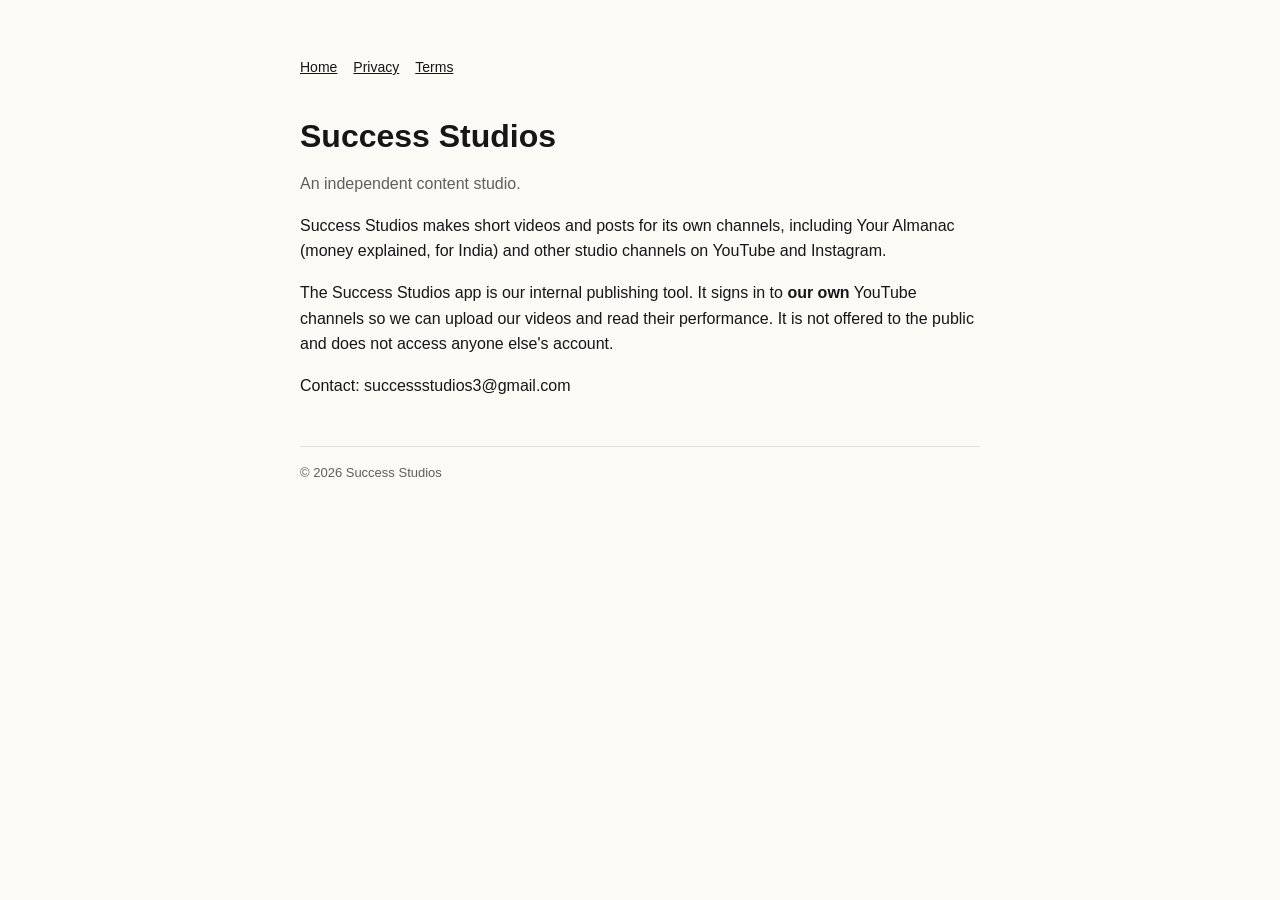
<file: index.html>
<!doctype html><html lang="en"><head><meta charset="utf-8"><meta name="viewport" content="width=device-width,initial-scale=1"><title>Success Studios</title><link rel="stylesheet" href="style.css"></head><body><main>
<nav><a href="./">Home</a><a href="privacy.html">Privacy</a><a href="terms.html">Terms</a></nav>
<h1>Success Studios</h1>
<p class="muted">An independent content studio.</p>
<p>Success Studios makes short videos and posts for its own channels, including Your Almanac (money explained, for India) and other studio channels on YouTube and Instagram.</p>
<p>The Success Studios app is our internal publishing tool. It signs in to <strong>our own</strong> YouTube channels so we can upload our videos and read their performance. It is not offered to the public and does not access anyone else's account.</p>
<p>Contact: successstudios3@gmail.com</p>
<footer>© 2026 Success Studios</footer></main></body></html>
</file>
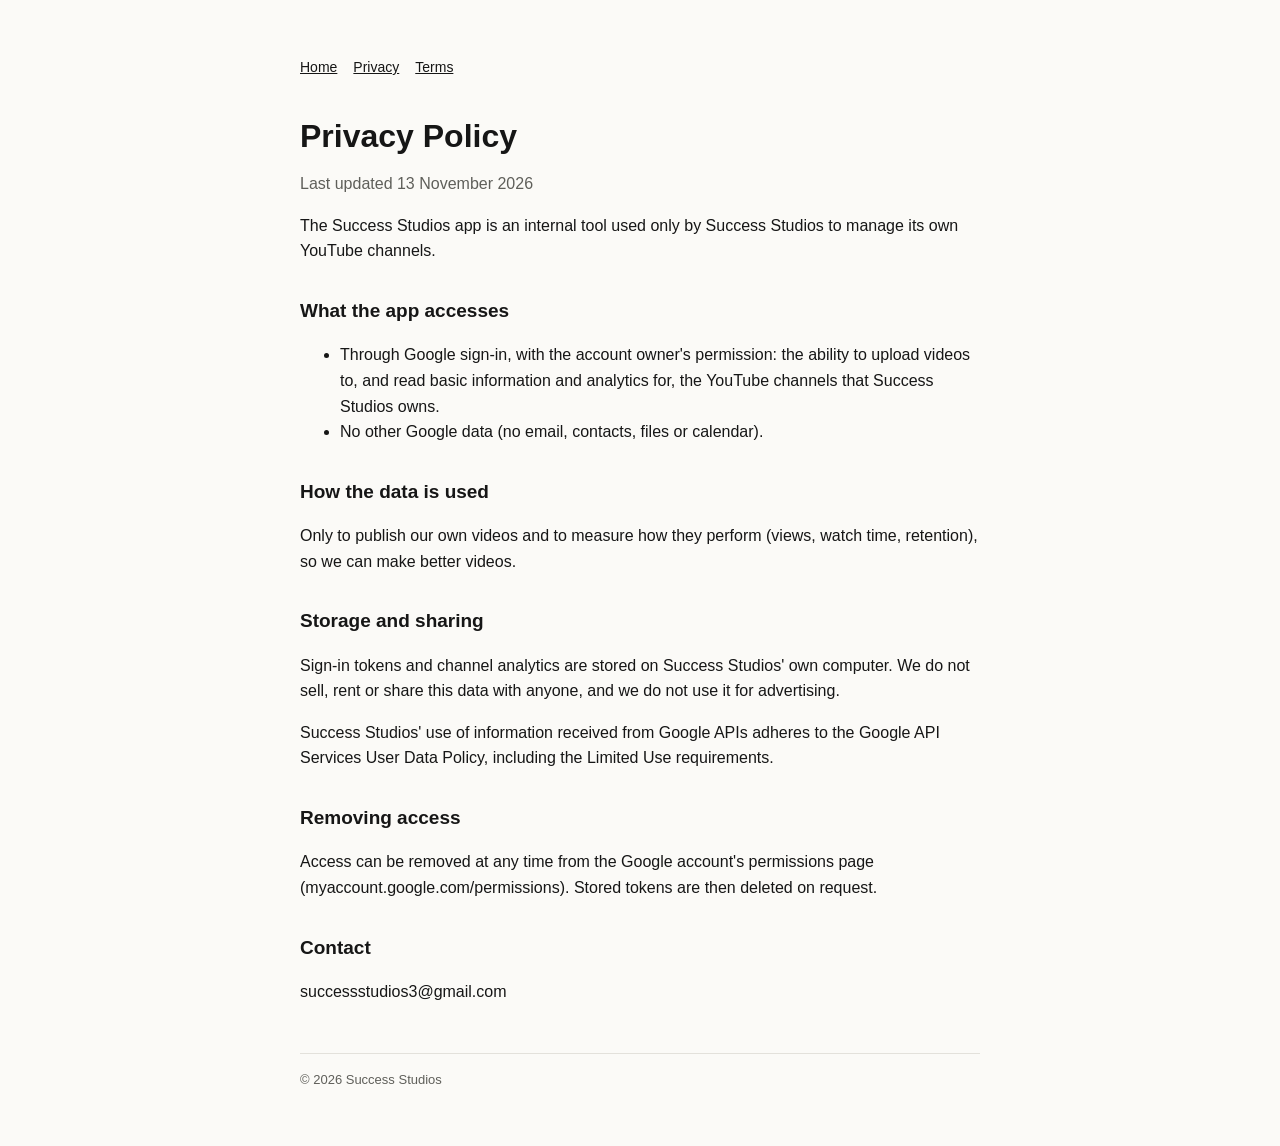
<file: privacy.html>
<!doctype html><html lang="en"><head><meta charset="utf-8"><meta name="viewport" content="width=device-width,initial-scale=1"><title>Privacy Policy · Success Studios</title><link rel="stylesheet" href="style.css"></head><body><main>
<nav><a href="./">Home</a><a href="privacy.html">Privacy</a><a href="terms.html">Terms</a></nav>
<h1>Privacy Policy</h1><p class="muted">Last updated 13 November 2026</p>
<p>The Success Studios app is an internal tool used only by Success Studios to manage its own YouTube channels.</p>
<h2>What the app accesses</h2>
<ul><li>Through Google sign-in, with the account owner's permission: the ability to upload videos to, and read basic information and analytics for, the YouTube channels that Success Studios owns.</li>
<li>No other Google data (no email, contacts, files or calendar).</li></ul>
<h2>How the data is used</h2>
<p>Only to publish our own videos and to measure how they perform (views, watch time, retention), so we can make better videos.</p>
<h2>Storage and sharing</h2>
<p>Sign-in tokens and channel analytics are stored on Success Studios' own computer. We do not sell, rent or share this data with anyone, and we do not use it for advertising.</p>
<p>Success Studios' use of information received from Google APIs adheres to the Google API Services User Data Policy, including the Limited Use requirements.</p>
<h2>Removing access</h2>
<p>Access can be removed at any time from the Google account's permissions page (myaccount.google.com/permissions). Stored tokens are then deleted on request.</p>
<h2>Contact</h2><p>successstudios3@gmail.com</p>
<footer>© 2026 Success Studios</footer></main></body></html>
</file>
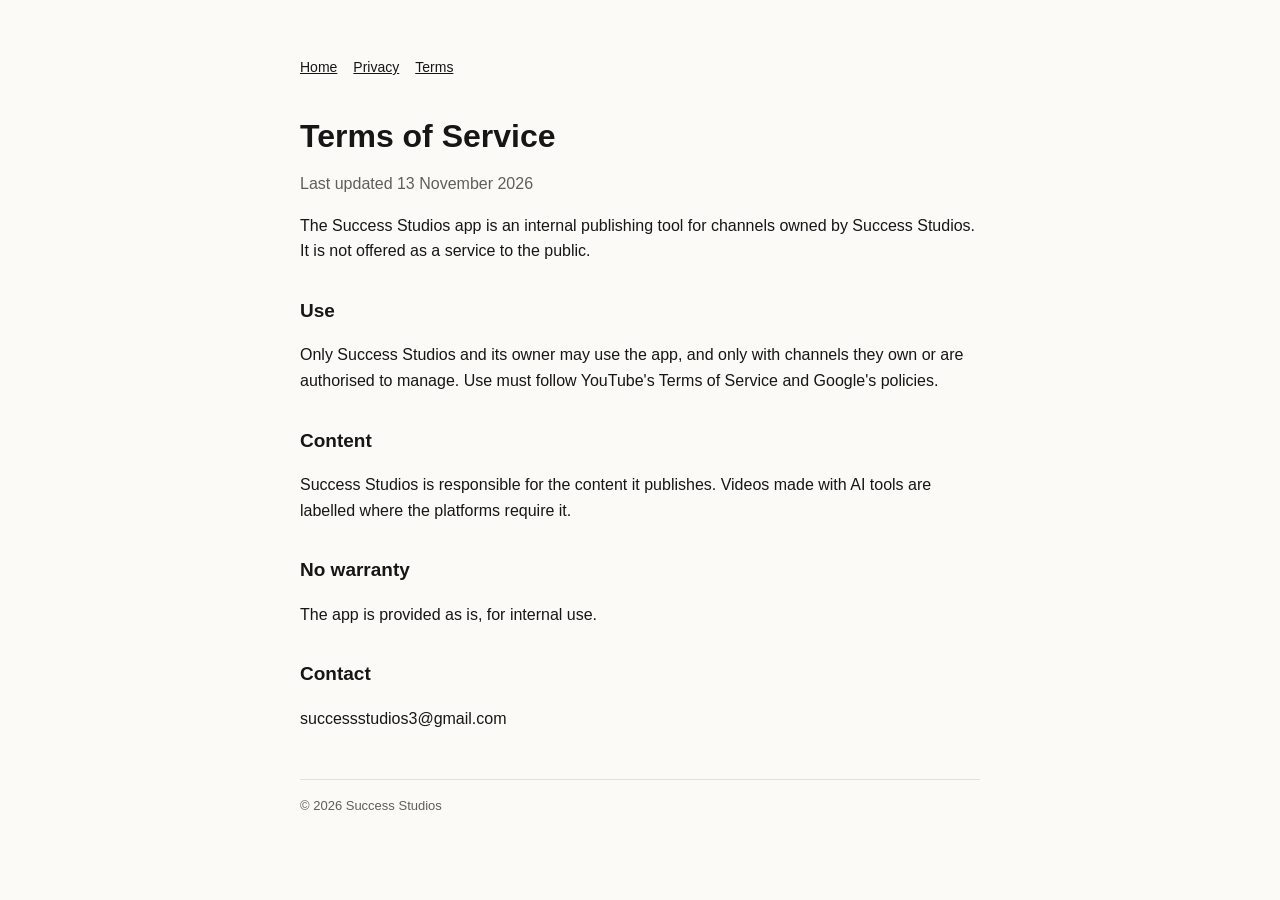
<file: terms.html>
<!doctype html><html lang="en"><head><meta charset="utf-8"><meta name="viewport" content="width=device-width,initial-scale=1"><title>Terms of Service · Success Studios</title><link rel="stylesheet" href="style.css"></head><body><main>
<nav><a href="./">Home</a><a href="privacy.html">Privacy</a><a href="terms.html">Terms</a></nav>
<h1>Terms of Service</h1><p class="muted">Last updated 13 November 2026</p>
<p>The Success Studios app is an internal publishing tool for channels owned by Success Studios. It is not offered as a service to the public.</p>
<h2>Use</h2><p>Only Success Studios and its owner may use the app, and only with channels they own or are authorised to manage. Use must follow YouTube's Terms of Service and Google's policies.</p>
<h2>Content</h2><p>Success Studios is responsible for the content it publishes. Videos made with AI tools are labelled where the platforms require it.</p>
<h2>No warranty</h2><p>The app is provided as is, for internal use.</p>
<h2>Contact</h2><p>successstudios3@gmail.com</p>
<footer>© 2026 Success Studios</footer></main></body></html>
</file>
<file: style.css>
:root{--bg:#fbfaf7;--fg:#161616;--muted:#5f5f5a;--line:#e3e1db}
@media (prefers-color-scheme:dark){:root{--bg:#121212;--fg:#ececea;--muted:#9a9a95;--line:#2a2a28}}
body{margin:0;background:var(--bg);color:var(--fg);font:16px/1.6 -apple-system,Segoe UI,Helvetica,Arial,sans-serif}
main{max-width:680px;margin:0 auto;padding:56px 20px}
h1{font-size:32px;line-height:1.15;margin:0 0 8px}h2{font-size:19px;margin:32px 0 6px}
p,li{color:var(--fg)}.muted{color:var(--muted)}a{color:inherit}
nav{display:flex;gap:16px;margin-bottom:40px;font-size:14px}footer{margin-top:48px;padding-top:16px;border-top:1px solid var(--line);font-size:13px;color:var(--muted)}
</file>
